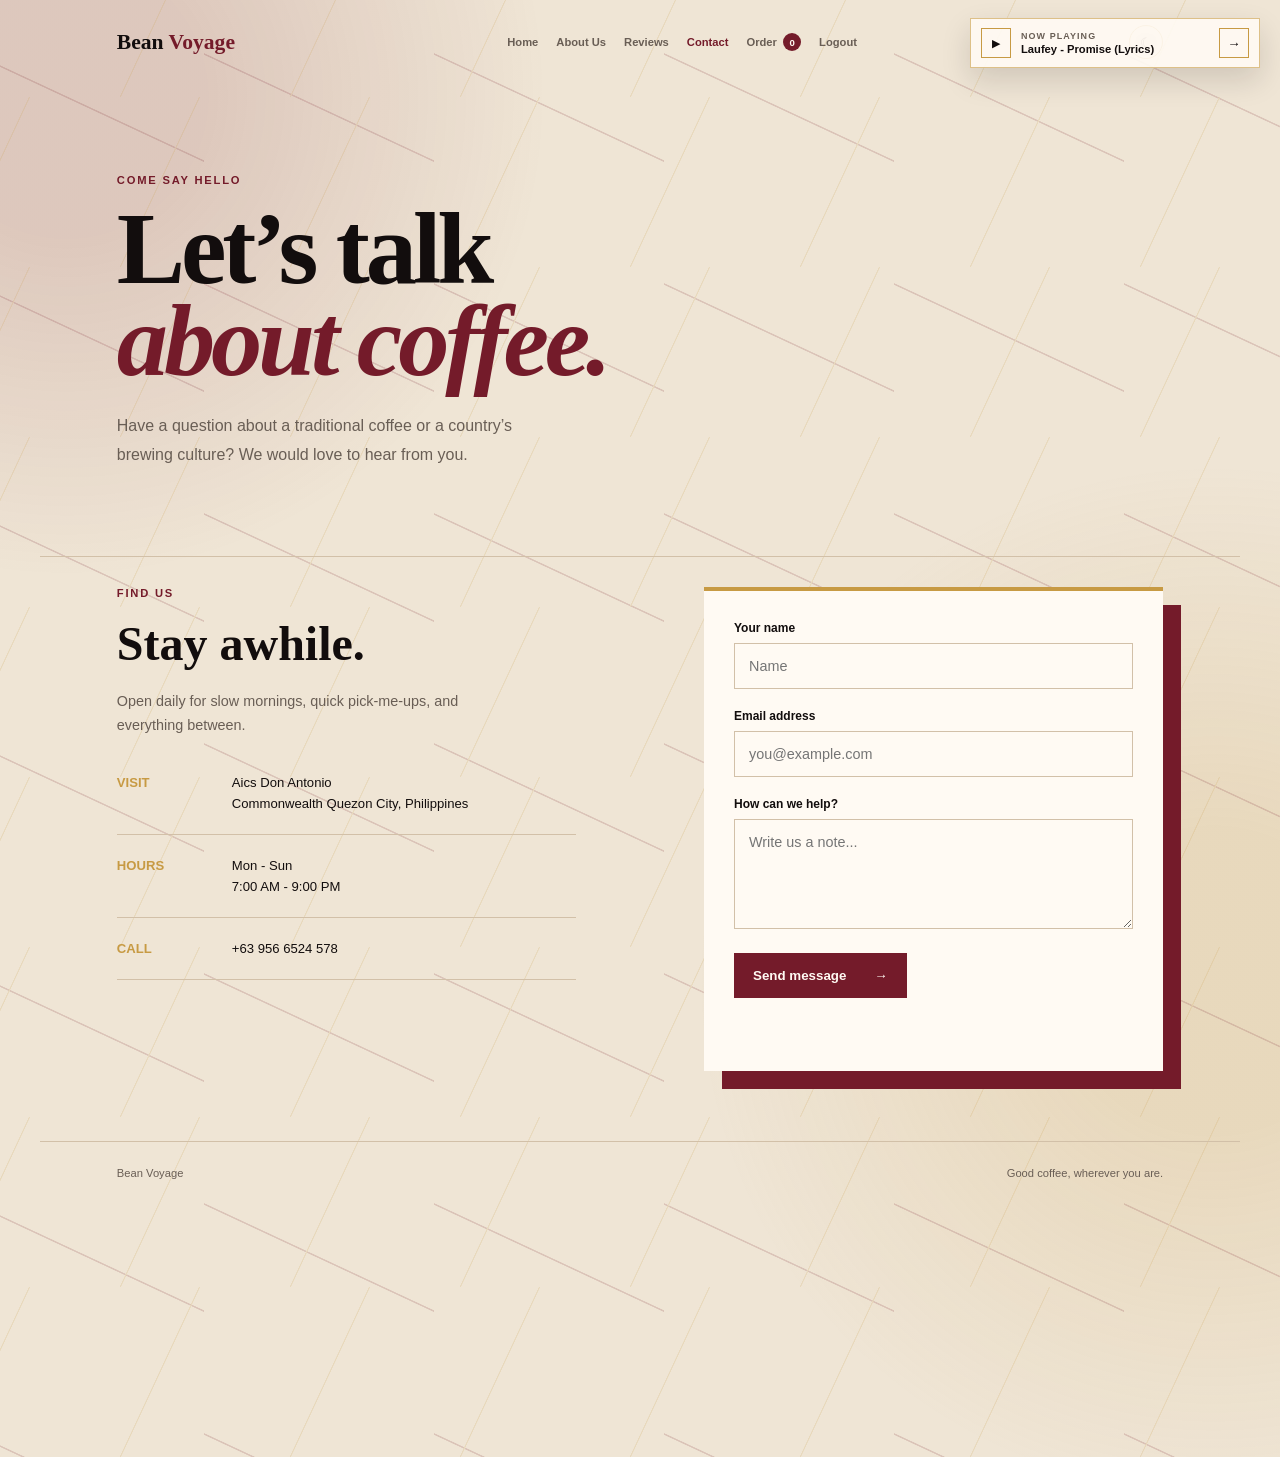
<file: Contact/index.html>
<!DOCTYPE html>
<html lang="en">
<head>
  <meta charset="UTF-8">
  <meta name="viewport" content="width=device-width, initial-scale=1.0">
  <title>Contact | Bean Voyage</title>
  <link rel="stylesheet" href="style.css">
  <link rel="stylesheet" href="../Music/music.css">
  <style>.contact-hero{animation:section-rise .8s both}.contact-form{box-shadow:18px 18px 0 var(--maroon);animation:section-rise .8s .15s both}.detail{transition:padding-left .3s,border-color .3s}.detail:hover{padding-left:10px;border-color:var(--gold)}@keyframes section-rise{from{opacity:0;transform:translateY(20px)}to{opacity:1;transform:none}}</style>
</head>
<body>
  <style>body.dark{--paper:#201719;--ink:#fffaf3}</style>
  <header class="site-header">
    <a class="logo" href="../HomeInterface/index2.html">Bean <span>Voyage</span></a>
    <nav aria-label="Main navigation">
      <a href="../HomeInterface/index2.html">Home</a><a href="../AboutUs/index4.html">About Us</a><a href="../Feedback/index3.html">Reviews</a><a class="active" href="index.html">Contact</a><a href="../Order/index.html">Order <b id="cartCount">0</b></a><a href="../LoginInterface/index.html">Logout</a>
    </nav>
    <button class="theme-toggle" type="button" aria-label="Toggle dark mode">☾</button>
  </header>
  <main>
    <section class="contact-hero"><p class="eyebrow">Come say hello</p><h1>Let’s talk<br><em>about coffee.</em></h1><p>Have a question about a traditional coffee or a country’s brewing culture? We would love to hear from you.</p></section>
    <section class="contact-layout">
      <div class="contact-details"><p class="eyebrow">Find us</p><h2>Stay awhile.</h2><p>Open daily for slow mornings, quick pick-me-ups, and everything between.</p><div class="detail"><strong>Visit</strong><span>Aics Don Antonio<br>Commonwealth Quezon City, Philippines</span></div><div class="detail"><strong>Hours</strong><span>Mon - Sun<br>7:00 AM - 9:00 PM</span></div><div class="detail"><strong>Call</strong><span>+63 956 6524 578</span></div></div>
      <form class="contact-form" id="contactForm"><label for="name">Your name</label><input id="name" required placeholder="Name"><label for="email">Email address</label><input id="email" type="email" required placeholder="you@example.com"><label for="message">How can we help?</label><textarea id="message" rows="5" required placeholder="Write us a note..."></textarea><button class="button" type="submit">Send message <span>→</span></button><p id="contactStatus" role="status"></p></form>
    </section>
  </main>
  <footer><span>Bean Voyage</span><span>Good coffee, wherever you are.</span></footer>
  <script src="script.js"></script>
  <script src="../Music/music.js"></script>
</body>
</html>
</file>
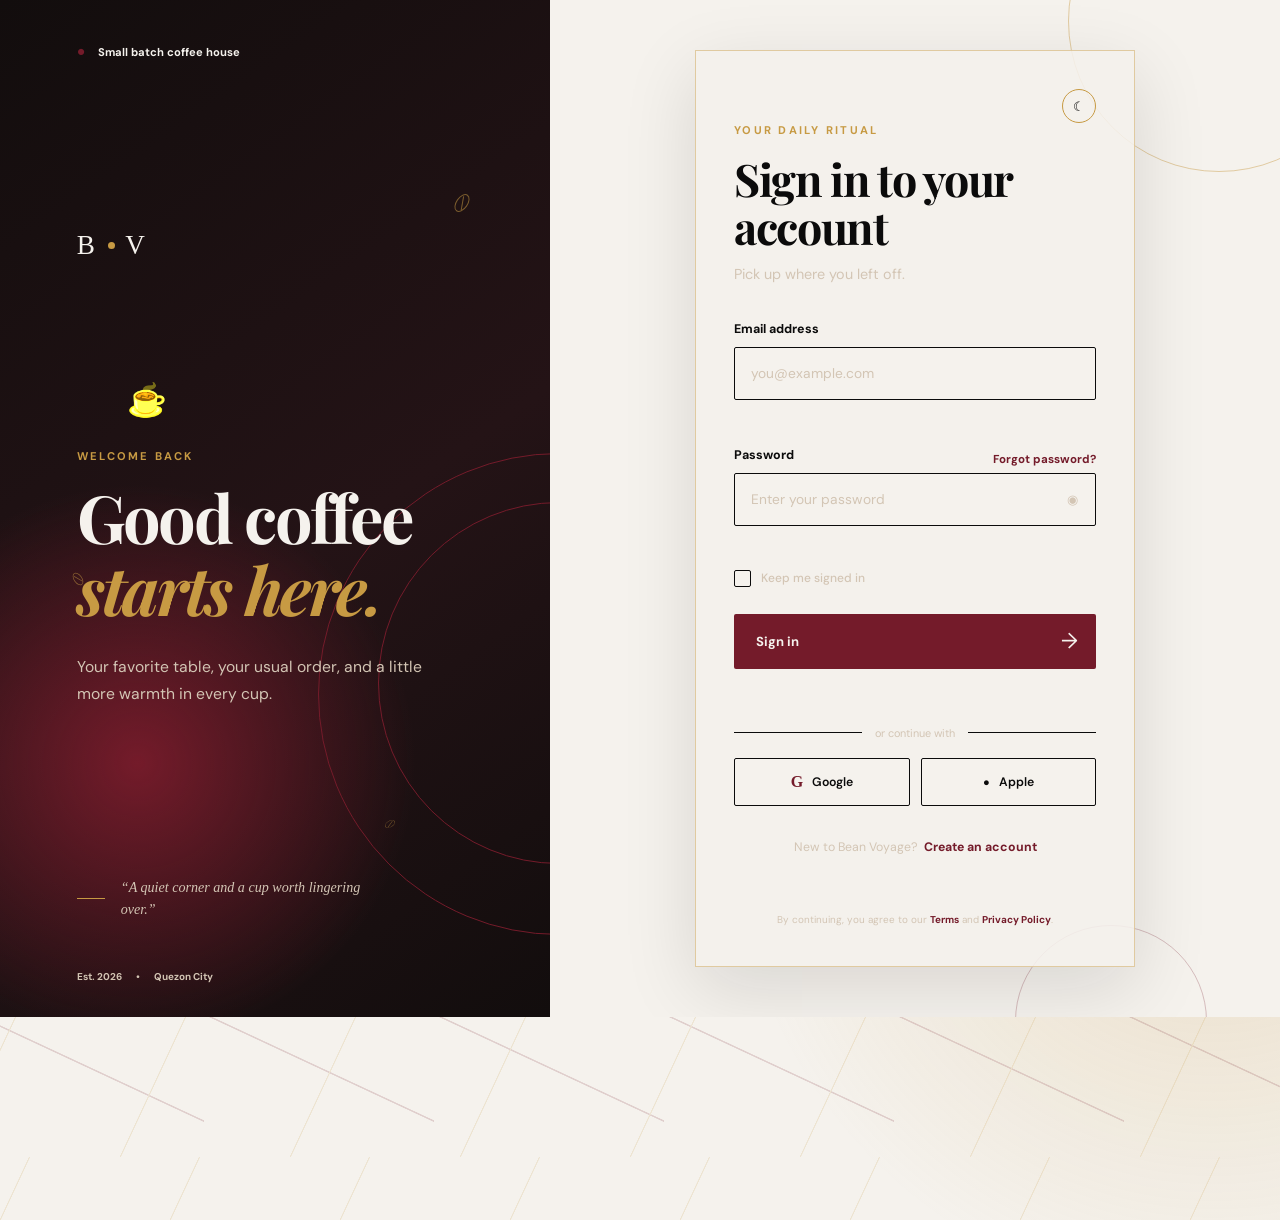
<file: LoginInterface/index.html>
<!DOCTYPE html>
<html lang="en">
<head>
  <!-- Basic page information and responsive settings. -->
  <meta charset="UTF-8">
  <meta name="viewport" content="width=device-width, initial-scale=1.0">
  <meta name="description" content="Sign in to your Bean Voyage coffee account.">
  <title>Sign In | Bean Voyage</title>
  <link rel="preconnect" href="https://fonts.googleapis.com">
  <link rel="preconnect" href="https://fonts.gstatic.com" crossorigin>
  <link href="https://fonts.googleapis.com/css2?family=DM+Sans:wght@400;500;600;700&family=Playfair+Display:wght@600;700&display=swap" rel="stylesheet">
  <!-- Connects the page to the external CSS file. -->
  <link rel="stylesheet" href="style.css">
  <link rel="stylesheet" href="../Music/music.css">
</head>
<body>
  <!-- Main wrapper for the branding area and login form. -->
  <main class="login-page">
    <!-- Left panel that shows the coffee shop branding. -->
    <section class="brand-panel" aria-label="Bean Voyage Coffee">
      <span class="ambient-bean ambient-bean--one" aria-hidden="true"></span><span class="ambient-bean ambient-bean--two" aria-hidden="true"></span><span class="ambient-bean ambient-bean--three" aria-hidden="true"></span>
      <div class="brand-panel__topline"><span class="bean-icon" aria-hidden="true">●</span> Small batch coffee house</div>
      <div class="brand-panel__content">
        <div class="brand-mark" aria-hidden="true"><span>B</span><i></i><span>V</span></div>
        <div class="coffee-steam" aria-hidden="true"><i></i><i></i><i></i><span class="cup">☕</span></div>
        <p class="eyebrow">Welcome back</p>
        <h1>Good coffee<br><em>starts here.</em></h1>
        <p class="brand-panel__copy">Your favorite table, your usual order, and a little more warmth in every cup.</p>
      </div>
      <div class="quote">
        <span class="quote__line"></span>
        <p>“A quiet corner and a cup worth lingering over.”</p>
      </div>
      <div class="brand-panel__footer"><span>Est. 2026</span><span>•</span><span>Quezon City</span></div>
    </section>

    <!-- Right panel that contains the login controls. -->
    <section class="form-panel">
      <div class="form-wrap">
        <button class="theme-toggle" type="button" aria-label="Toggle dark mode">☾</button>
        <div class="mobile-logo"><span class="bean-icon" aria-hidden="true">●</span> Bean Voyage</div>
        <div class="form-heading">
          <p class="eyebrow">Your daily ritual</p>
          <h2>Sign in to your account</h2>
          <p>Pick up where you left off.</p>
        </div>

        <!-- novalidate lets JavaScript display the custom validation messages. -->
        <form id="loginForm" novalidate>
          <!-- Email input and its error message. -->
          <div class="field-group">
            <label for="email">Email address</label>
            <input type="email" id="email" name="email" placeholder="you@example.com" autocomplete="email" required>
            <span class="field-error" id="emailError" role="alert"></span>
          </div>

          <!-- Password input, show-password button, and its error message. -->
          <div class="field-group">
            <div class="label-row">
              <label for="password">Password</label>
              <a href="#" id="forgotPassword">Forgot password?</a>
            </div>
            <div class="password-wrap">
              <input type="password" id="password" name="password" placeholder="Enter your password" autocomplete="current-password" minlength="6" required>
              <button class="icon-button" type="button" id="togglePassword" aria-label="Show password" title="Show password">◉</button>
            </div>
            <span class="field-error" id="passwordError" role="alert"></span>
          </div>

          <!-- Optional setting that lets the user stay signed in. -->
          <label class="remember-row">
            <input type="checkbox" id="rememberMe" name="rememberMe">
            <span class="checkmark" aria-hidden="true"></span>
            <span>Keep me signed in</span>
          </label>

          <!-- Main login button and status message. -->
          <button class="submit-button" type="submit">
            <span>Sign in</span><span class="arrow" aria-hidden="true">→</span>
          </button>
          <p class="form-status" id="formStatus" role="status" aria-live="polite"></p>
        </form>

        <!-- Alternative sign-in buttons. -->
        <div class="divider"><span>or continue with</span></div>
        <div class="social-buttons">
          <button class="social-button" type="button" data-provider="Google"><strong>G</strong><span>Google</span></button>
          <button class="social-button" type="button" data-provider="Apple"><strong class="apple-icon">●</strong><span>Apple</span></button>
        </div>
        <p class="signup-text">New to Bean Voyage? <a href="#" id="createAccount">Create an account</a></p>
        <p class="legal">By continuing, you agree to our <a href="#">Terms</a> and <a href="#">Privacy Policy</a>.</p>
      </div>
    </section>
  </main>
  <!-- Loads the JavaScript after the page elements are available. -->
  <script src="script.js"></script>
 
</body>
</html>
</file>
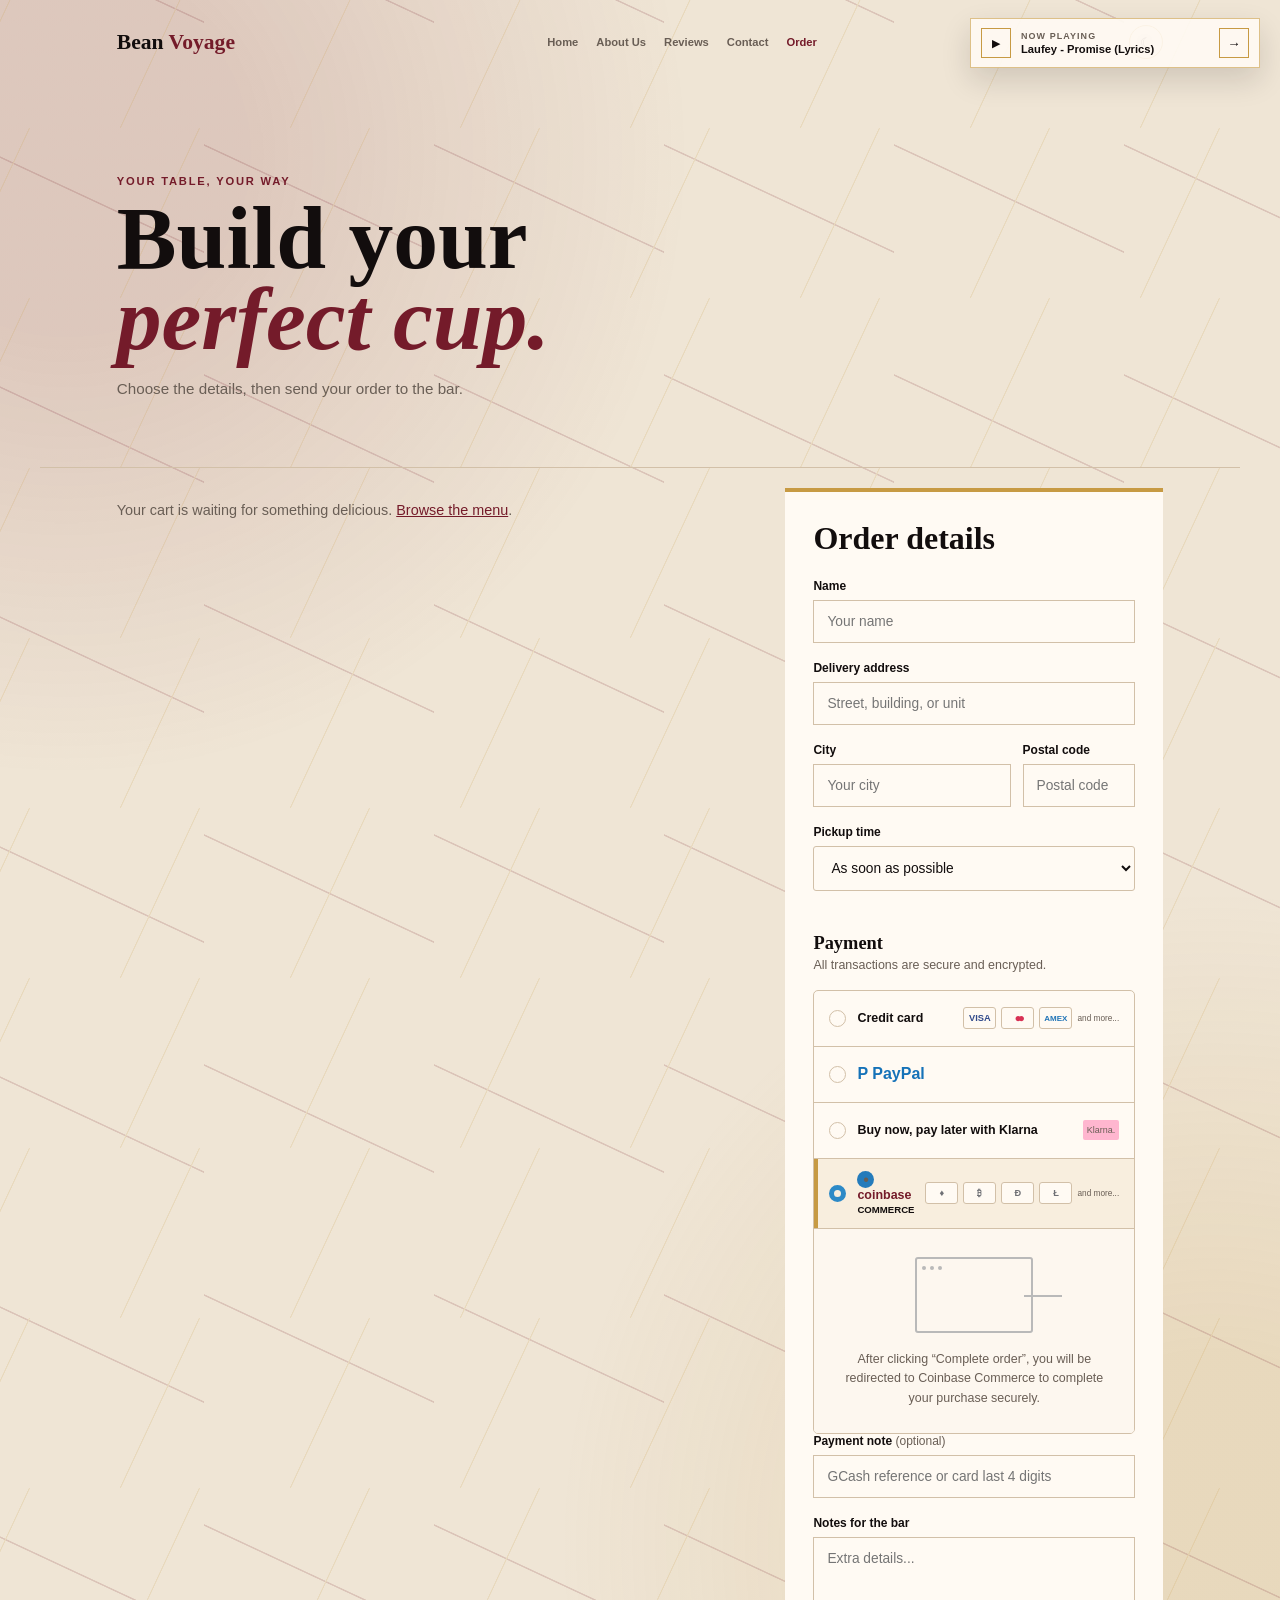
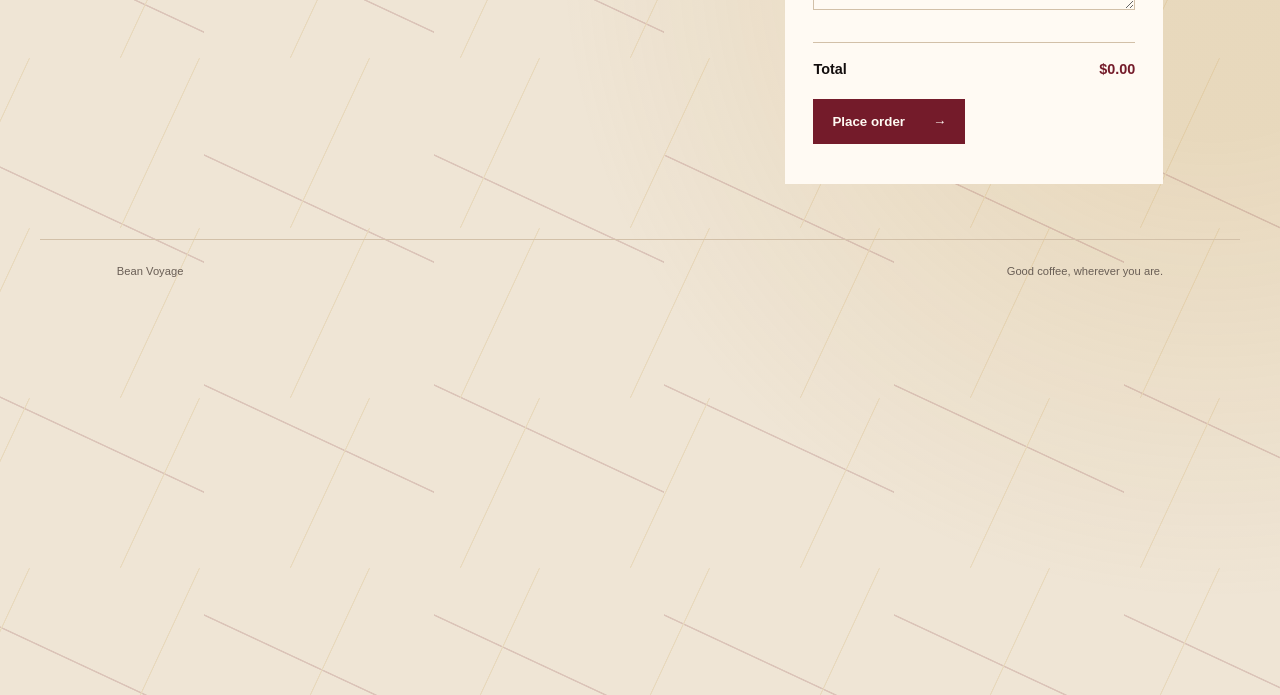
<file: Order/index.html>
<!DOCTYPE html>
<html lang="en">
<head>
  <meta charset="UTF-8">
  <meta name="viewport" content="width=device-width, initial-scale=1.0">
  <title>Order | Bean Voyage</title>
  <link rel="stylesheet" href="style.css">
  <link rel="stylesheet" href="../Music/music.css">
  <style>
    html { scroll-behavior: smooth; }
    .music-player { top: 18px !important; right: 20px !important; bottom: auto !important; }
    body.dark { color: #fffaf3; background: #171113; }
    body.dark .order-heading, body.dark .order-layout { color: #fffaf3; }
    body.dark .order-heading > p:last-child, body.dark .order-item p, body.dark .empty, body.dark footer { color: #d3c5b4; }
    body.dark h1, body.dark h2, body.dark h3, body.dark label, body.dark .order-item strong, body.dark .total { color: #fffaf3; }
    body.dark .checkout { color: #fffaf3; background: #201719; border-color: #c79a43; }
    body.dark input, body.dark select, body.dark textarea { color: #fffaf3; background: #2a1d1f; border-color: #594347; }
    body.dark input::placeholder, body.dark textarea::placeholder { color: #b9a9a0; }
    body.dark select option { color: #241815; background: #fffaf3; }
    body.dark .payment-methods { color: #fffaf3; background: #2a1d1f; border-color: #594347; }
    body.dark .payment-option { color: #fffaf3; border-color: #594347; }
    body.dark .payment-option:hover { background: #38282a; }
    body.dark .payment-option.is-selected { background: #402b28; }
    body.dark .payment-option--coinbase strong small { color: #d3c5b4; }
    body.dark .coinbase-message { background: #24191b; border-color: #594347; }
    body.dark .payment-brands b { background: #fffaf3; }
    body.dark .music-player { color: #fffaf3; background: #201719; }
    body.dark .music-info strong, body.dark .music-player button { color: #fffaf3; }
    body { animation: page-enter 180ms cubic-bezier(.22,1,.36,1) both; }
    body.is-leaving { animation: none; }
    .order-heading { animation: section-rise .2s both; }
    .checkout { animation: section-rise .2s both; }
    .order-item { transition: padding-left .2s, border-color .2s; }
    .order-item:hover { padding-left: 6px; border-color: var(--gold); }
    .address-row { display: grid; grid-template-columns: 1.4fr .8fr; gap: 12px; }
    .checkout label span { color: var(--muted); font-weight: normal; }
    .checkout select { cursor: pointer; }
    @media (max-width: 700px) { .address-row { grid-template-columns: 1fr; } .music-player { top: 12px !important; right: 12px !important; bottom: auto !important; } }
    @keyframes page-enter { from { opacity: 0; transform: translateY(4px); } to { opacity: 1; transform: none; } }
    @keyframes section-rise { from { opacity: 0; transform: translateY(5px); } to { opacity: 1; transform: none; } }
  </style>
</head>
<body>
  <style>body.dark { --paper: #201719; --ink: #fffaf3; }</style>
  <header class="site-header">
    <a class="logo" href="../HomeInterface/index2.html">Bean <span>Voyage</span></a>
    <nav aria-label="Main navigation">
      <a href="../HomeInterface/index2.html">Home</a>
      <a href="../AboutUs/index4.html">About Us</a>
      <a href="../Feedback/index3.html">Reviews</a>
      <a href="../Contact/index.html">Contact</a>
      <a class="active" href="index.html">Order</a>
    </nav>
    <button class="theme-toggle" type="button" aria-label="Toggle dark mode">☾</button>
  </header>

  <main>
    <section class="order-heading">
      <p class="eyebrow">Your table, your way</p>
      <h1>Build your<br><em>perfect cup.</em></h1>
      <p>Choose the details, then send your order to the bar.</p>
    </section>
    <section class="order-layout">
      <div>
        <div id="orderItems"></div>
        <p class="empty" id="emptyMessage">Your cart is waiting for something delicious. <a href="../HomeInterface/index2.html">Browse the menu</a>.</p>
      </div>
      <form class="checkout" id="checkoutForm">
        <h2>Order details</h2>
        <label for="customerName">Name</label>
        <input id="customerName" required placeholder="Your name">
        <label for="address">Delivery address</label>
        <input id="address" required autocomplete="street-address" placeholder="Street, building, or unit">
        <div class="address-row">
          <div><label for="city">City</label><input id="city" required autocomplete="address-level2" placeholder="Your city"></div>
          <div><label for="postalCode">Postal code</label><input id="postalCode" required autocomplete="postal-code" inputmode="numeric" placeholder="Postal code"></div>
        </div>
        <label for="pickup">Pickup time</label>
        <select id="pickup"><option>As soon as possible</option><option>In 15 minutes</option><option>In 30 minutes</option></select>

        <div class="payment-heading">
          <h3>Payment</h3>
          <p>All transactions are secure and encrypted.</p>
        </div>
        <input class="payment-value" id="paymentMethod" type="hidden" value="Coinbase Commerce" required>
        <div class="payment-methods" role="radiogroup" aria-label="Payment method">
          <label class="payment-option">
            <input type="radio" name="paymentChoice" value="Credit card">
            <span class="payment-radio" aria-hidden="true"></span>
            <strong>Credit card</strong>
            <span class="payment-brands"><b>VISA</b><b class="brand-mastercard">●●</b><b class="brand-amex">AMEX</b><small>and more...</small></span>
          </label>
          <label class="payment-option">
            <input type="radio" name="paymentChoice" value="PayPal">
            <span class="payment-radio" aria-hidden="true"></span>
            <strong class="paypal-label">P PayPal</strong>
          </label>
          <label class="payment-option">
            <input type="radio" name="paymentChoice" value="Klarna">
            <span class="payment-radio" aria-hidden="true"></span>
            <strong>Buy now, pay later with Klarna</strong>
            <span class="klarna-badge">Klarna.</span>
          </label>
          <label class="payment-option payment-option--coinbase is-selected">
            <input type="radio" name="paymentChoice" value="Coinbase Commerce" checked>
            <span class="payment-radio" aria-hidden="true"></span>
            <strong><span class="coinbase-dot">•</span> coinbase <small>COMMERCE</small></strong>
            <span class="payment-brands crypto-brands"><b>♦</b><b>₿</b><b>Ð</b><b>Ł</b><small>and more...</small></span>
          </label>
          <div class="coinbase-message" aria-live="polite">
            <div class="browser-arrow" aria-hidden="true"></div>
            <p>After clicking “Complete order”, you will be redirected to Coinbase Commerce to complete your purchase securely.</p>
          </div>
        </div>

        <label for="paymentReference">Payment note <span>(optional)</span></label>
        <input id="paymentReference" placeholder="GCash reference or card last 4 digits">
        <label for="notes">Notes for the bar</label>
        <textarea id="notes" rows="3" placeholder="Extra details..."></textarea>
        <div class="total"><span>Total</span><strong id="totalAmount">$0.00</strong></div>
        <button class="button" type="submit">Place order <span>→</span></button>
        <p id="orderStatus" role="status"></p>
      </form>
    </section>
  </main>
  <footer><span>Bean Voyage</span><span>Good coffee, wherever you are.</span></footer>
  <script src="script.js"></script>
</body>
</html>
</file>
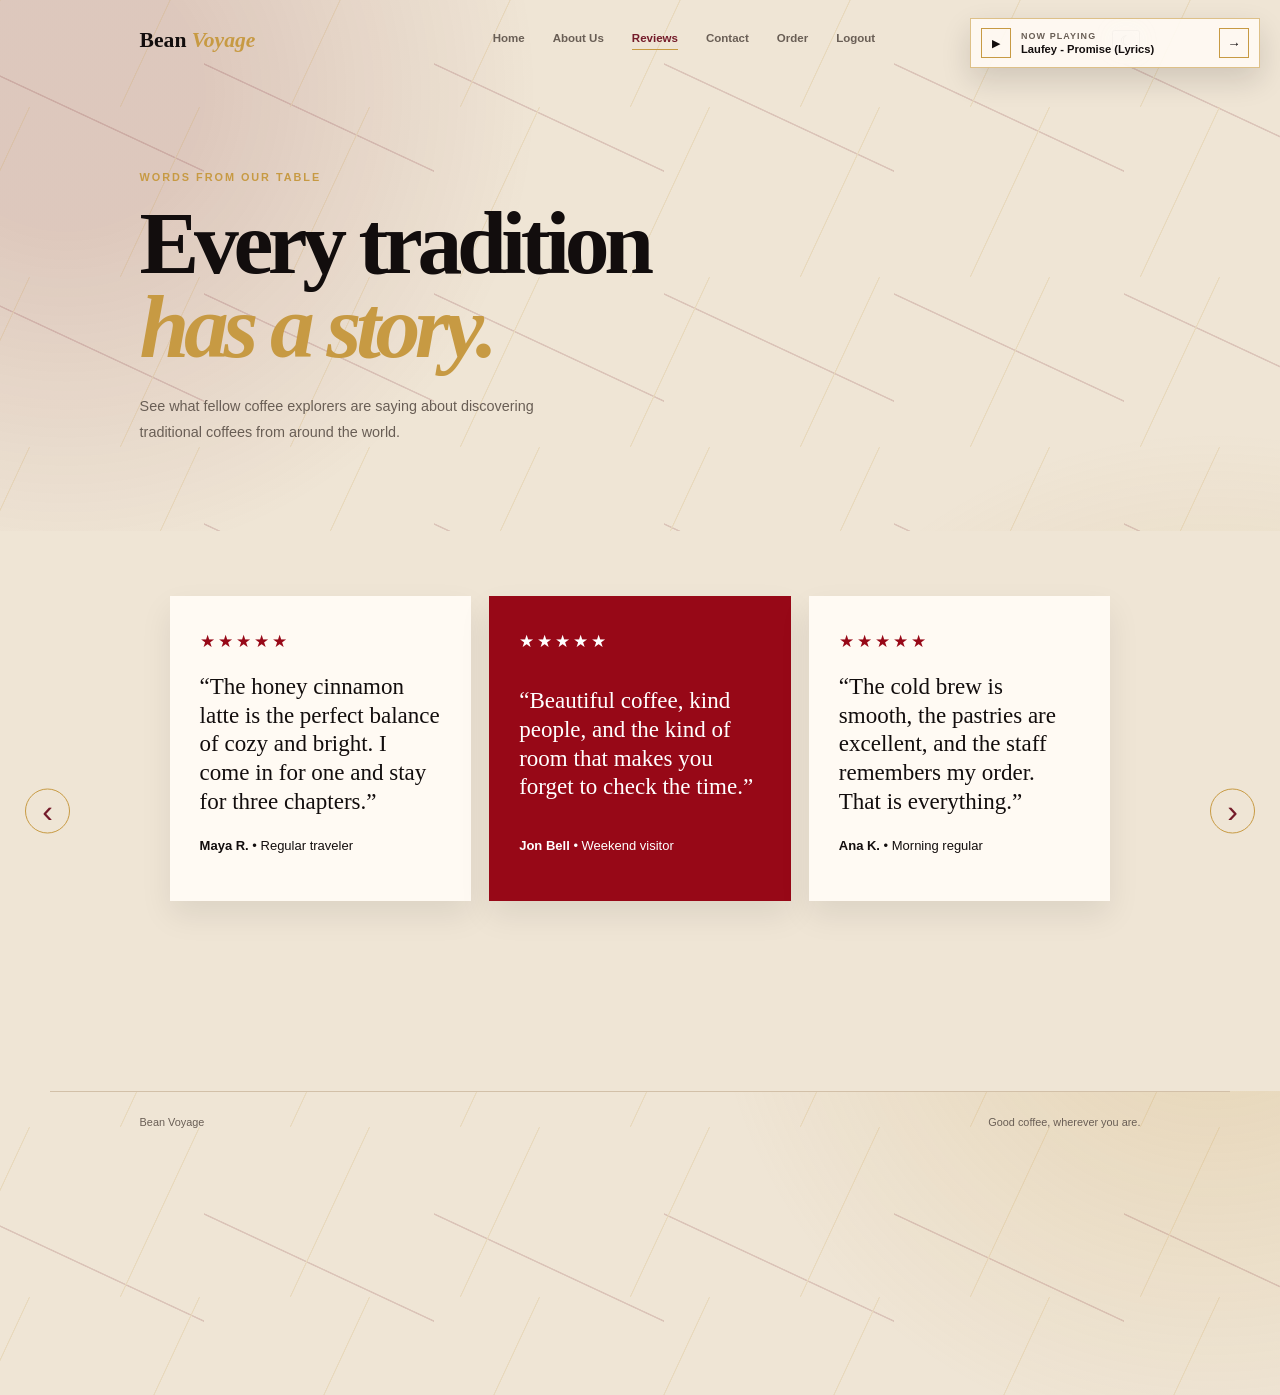
<file: Feedback/index3.html>
<!DOCTYPE html>
<html lang="en">
<head>
    <!-- Page setup and local stylesheet. -->
    <meta charset="UTF-8">
    <meta name="viewport" content="width=device-width, initial-scale=1.0">
    <title>Reviews | Bean Voyage</title>
    <link rel="stylesheet" href="style.css">
    <link rel="stylesheet" href="../Music/music.css">
</head>
<body>
    <!-- Shared navigation connects all pages in the website. -->
    <header class="site-header">
        <a class="logo" href="../HomeInterface/index2.html">Bean <span>Voyage</span></a>
        <nav aria-label="Main navigation">
            <a href="../HomeInterface/index2.html">Home</a>
            <a href="../AboutUs/index4.html">About Us</a>
            <a class="active" href="index3.html">Reviews</a>
            <a href="../Contact/index.html">Contact</a>
            <a href="../Order/index.html">Order</a>
            <a href="../LoginInterface/index.html">Logout</a>
        </nav>
        <button class="theme-toggle" type="button" aria-label="Toggle dark mode">☾</button>
    </header>
    <main>
        <!-- Customer feedback section. -->
        <section class="reviews-hero"><p class="eyebrow">Words from our table</p><h1>Every tradition<br><em>has a story.</em></h1><p>See what fellow coffee explorers are saying about discovering traditional coffees from around the world.</p></section>
        
    <section class="reviews-section">

    <button class="review-arrow left-arrow" id="prevReview">
        ‹
    </button>

    <div class="reviews-grid" id="reviewsGrid">

        <!-- Review 1 -->
        <div class="review">
            <div class="review-stars">★★★★★</div>

            <p class="review-text">
                “The honey cinnamon latte is the perfect balance of
                cozy and bright. I come in for one and stay for three
                chapters.”
            </p>

            <p class="review-author">
                <strong>Maya R.</strong> • Regular traveler
            </p>
        </div>

        <!-- Review 2 -->
        <div class="review featured-review">
            <div class="review-stars">★★★★★</div>

            <p class="review-text">
                “Beautiful coffee, kind people, and the kind of room
                that makes you forget to check the time.”
            </p>

            <p class="review-author">
                <strong>Jon Bell</strong> • Weekend visitor
            </p>
        </div>

        <!-- Review 3 -->
        <div class="review">
            <div class="review-stars">★★★★★</div>

            <p class="review-text">
                “The cold brew is smooth, the pastries are excellent,
                and the staff remembers my order. That is everything.”
            </p>

            <p class="review-author">
                <strong>Ana K.</strong> • Morning regular
            </p>
        </div>

        <!-- Review 4 -->
        <div class="review">
            <div class="review-stars">★★★★★</div>

            <p class="review-text">
                “Such a relaxing place to enjoy coffee. The atmosphere
                makes every visit feel special.”
            </p>

            <p class="review-author">
                <strong>Sofia L.</strong> • Afternoon visitor
            </p>
        </div>

        <!-- Review 5 -->
        <div class="review">
            <div class="review-stars">★★★★★</div>

            <p class="review-text">
                “The staff is friendly, the coffee is delicious, and
                I always leave wanting to come back.”
            </p>

            <p class="review-author">
                <strong>Daniel P.</strong> • Coffee lover
            </p>
        </div>

    </div>

    <button class="review-arrow right-arrow" id="nextReview">
        ›
    </button>

</section>

    </main>
    <footer><span>Bean Voyage</span><span>Good coffee, wherever you are.</span></footer>
    <script src="script.js"></script>
    <script src="../Music/music.js"></script>
</body>
</html>
</file>
<file: Contact/style.css>
body{position:relative;isolation:isolate;overflow-x:hidden}
body::before,body::after{position:fixed;z-index:-1;inset:-20%;content:"";pointer-events:none}body::before{background:radial-gradient(circle at 18% 20%,color-mix(in srgb,var(--maroon) 14%,transparent) 0 7%,transparent 24%),radial-gradient(circle at 82% 72%,color-mix(in srgb,var(--gold) 16%,transparent) 0 8%,transparent 27%);animation:ambient-drift 18s ease-in-out infinite alternate}body::after{opacity:.16;background-image:linear-gradient(115deg,transparent 0 46%,var(--gold) 46.2% 46.5%,transparent 46.7% 100%),linear-gradient(25deg,transparent 0 48%,var(--maroon) 48.2% 48.5%,transparent 48.7% 100%);background-size:170px 170px,230px 230px;animation:ambient-grid 24s linear infinite}@keyframes ambient-drift{0%{transform:translate3d(-3%,-2%,0) scale(1)}50%{transform:translate3d(2%,3%,0) scale(1.08)}100%{transform:translate3d(5%,-1%,0) scale(1.02)}}@keyframes ambient-grid{from{transform:rotate(0) translate3d(0,0,0)}to{transform:rotate(8deg) translate3d(4%,2%,0)}}
:root { --black:#120d0d; --maroon:#741b2a; --gold:#c79a43; --white:#fffaf3; --cream:#efe5d5; --muted:#695e55; --line:#d2c0a8; }
* { box-sizing:border-box; } body { margin:0; color:var(--black); background:var(--cream); font-family:Georgia,serif; transition:background .35s,color .35s; animation:page-enter 650ms cubic-bezier(.22,1,.36,1) both; } body.dark { --black:#fffaf3; --white:#201719; --cream:#171113; --muted:#d3c5b4; --line:#49383a; } body.is-leaving { animation:page-leave 280ms ease both; pointer-events:none; } @keyframes page-enter { from{opacity:0;transform:translateY(12px)} to{opacity:1;transform:none} } @keyframes page-leave { from{opacity:1} to{opacity:0;transform:translateY(-10px)} }
.site-header { display:flex; align-items:center; justify-content:space-between; gap:24px; max-width:1200px; margin:auto; padding:25px 6vw; } .logo { color:var(--black); font-size:1.35rem; font-weight:bold; text-decoration:none; } .logo span, em, .eyebrow { color:var(--maroon); } nav { display:flex; flex-wrap:wrap; gap:18px; align-items:center; } nav a { color:var(--muted); font:700 .7rem Arial,sans-serif; text-decoration:none; transition:color .25s; } nav a:hover, nav a.active { color:var(--maroon); } nav b { display:inline-grid; place-items:center; min-width:18px; height:18px; margin-left:3px; border-radius:50%; color:var(--white); background:var(--maroon); font-size:.6rem; } .theme-toggle { border:1px solid var(--gold); border-radius:50%; width:34px; height:34px; color:var(--black); background:transparent; cursor:pointer; }
body.dark nav a:hover, body.dark nav a.active, body.dark .contact-hero .eyebrow, body.dark #contactStatus { color:var(--gold); }
.contact-hero,.contact-layout { max-width:1200px; margin:auto; padding:90px 6vw 70px; } .eyebrow { margin:0 0 17px; font:700 .7rem Arial,sans-serif; letter-spacing:.16em; text-transform:uppercase; } h1 { margin:0 0 25px; font-size:clamp(3.4rem,8vw,7rem); line-height:.9; letter-spacing:-.04em; } em { font-style:italic; } .contact-hero>p:last-child { max-width:450px; color:var(--muted); font:1rem/1.8 Arial,sans-serif; } .contact-layout { display:grid; grid-template-columns:1fr 1fr; gap:10vw; padding-top:30px; border-top:1px solid var(--line); } h2 { font-size:3rem; margin:0 0 18px; } .contact-details>p:not(.eyebrow) { max-width:360px; color:var(--muted); font: .9rem/1.7 Arial,sans-serif; } .detail { display:flex; gap:45px; padding:20px 0; border-bottom:1px solid var(--line); font: .82rem/1.6 Arial,sans-serif; } .detail strong { width:70px; color:var(--gold); text-transform:uppercase; } .contact-form { padding:30px; background:var(--white); border-top:4px solid var(--gold); } label { display:block; margin:0 0 8px; font:700 .75rem Arial,sans-serif; } input,textarea { width:100%; margin:0 0 20px; padding:14px; border:1px solid var(--line); color:var(--black); background:transparent; font: .9rem Arial,sans-serif; } input:focus,textarea:focus { outline:2px solid var(--gold); } .button { display:inline-flex; gap:28px; align-items:center; border:0; padding:15px 19px; color:#fffaf3; background:var(--maroon); font-weight:bold; cursor:pointer; transition:transform .25s,background .25s; } .button:hover { background:var(--black); transform:translateY(-3px); } #contactStatus { min-height:18px; color:var(--maroon); font: .78rem Arial,sans-serif; } footer { display:flex; justify-content:space-between; max-width:1200px; margin:auto; padding:25px 6vw 35px; border-top:1px solid var(--line); color:var(--muted); font: .7rem Arial,sans-serif; } @media(max-width:700px){.site-header{align-items:flex-start;flex-wrap:wrap}.contact-hero{padding-top:45px}.contact-layout{grid-template-columns:1fr;gap:35px}.detail{gap:20px}footer{flex-direction:column;gap:10px}}
</file>
<file: Music/music.css>
.music-player {
  position: fixed;
  z-index: 20;
  top: 18px;
  right: 20px;
  display: flex;
  align-items: center;
  gap: 10px;
  width: min(290px, calc(100vw - 40px));
  padding: 9px 10px;
  border: 1px solid color-mix(in srgb, var(--copper, #c79a43) 60%, transparent);
  color: var(--ink, #120d0d);
  background: color-mix(in srgb, var(--paper, #fffaf3) 92%, transparent);
  box-shadow: 0 12px 30px rgba(18, 13, 13, .14);
  backdrop-filter: blur(12px);
}
.music-player button {
  flex: none;
  width: 30px;
  height: 30px;
  border: 1px solid var(--copper, #c79a43);
  color: var(--ink, #120d0d);
  background: transparent;
  cursor: pointer;
  transition: color .25s, background .25s, transform .25s;
}
.music-player button:hover { color: var(--light, #fffaf3); background: var(--coffee, #741b2a); transform: translateY(-2px); }
.music-toggle { font-size: .7rem; }
.music-info { display: grid; min-width: 0; gap: 2px; flex: 1; }
.music-label { color: var(--muted, #695e55); font: 700 .56rem Arial, sans-serif; letter-spacing: .12em; text-transform: uppercase; }
.music-info strong { overflow: hidden; color: var(--ink, #120d0d); font: 700 .7rem Arial, sans-serif; text-overflow: ellipsis; white-space: nowrap; }
.music-player audio { display: none; }
.music-player.is-playing { border-color: var(--coffee, #741b2a); }
@media (max-width: 700px) { .music-player { top: 12px; right: 12px; width: 236px; } }
@media (prefers-reduced-motion: reduce) { .music-player button { transition-duration: .01ms; } }
</file>
<file: LoginInterface/style.css>
* {
  box-sizing: border-box;
}

:root {
  --espresso: #0b0b0b;
  --coffee: #741b2a;
  --copper: #c79a43;
  --cream: #f5f2ed;
  --paper: #f5f2ed;
  --muted: #d3c5b4;
  --line: #0b0b0b;
  --error: #8b0d1a;
  --light: #f5f2ed;
}

/* Pangunahing kulay at typography ng buong page. */
body::before,body::after { position:fixed; z-index:-1; inset:-20%; content:""; pointer-events:none; }
body::before { background:radial-gradient(circle at 18% 20%, color-mix(in srgb,var(--coffee) 14%,transparent) 0 7%,transparent 24%),radial-gradient(circle at 82% 72%, color-mix(in srgb,var(--copper) 16%,transparent) 0 8%,transparent 27%); animation:ambient-drift 18s ease-in-out infinite alternate; }
body::after { opacity:.16; background-image:linear-gradient(115deg,transparent 0 46%,var(--copper) 46.2% 46.5%,transparent 46.7% 100%),linear-gradient(25deg,transparent 0 48%,var(--coffee) 48.2% 48.5%,transparent 48.7% 100%); background-size:170px 170px,230px 230px; animation:ambient-grid 24s linear infinite; }
@keyframes ambient-drift { 0% { transform:translate3d(-3%,-2%,0) scale(1); } 50% { transform:translate3d(2%,3%,0) scale(1.08); } 100% { transform:translate3d(5%,-1%,0) scale(1.02); } }
@keyframes ambient-grid { from { transform:rotate(0) translate3d(0,0,0); } to { transform:rotate(8deg) translate3d(4%,2%,0); } }
body { position:relative; isolation:isolate; overflow-x:hidden; }
body {
  margin: 0;
  min-width: 320px;
  color: var(--espresso);
  background-color: var(--cream);
  font-family: "DM Sans", sans-serif;
  animation: page-enter 650ms cubic-bezier(.22,1,.36,1) both;
}
body.dark { --espresso:#fffaf3; --cream:#171113; --paper:#201719; --muted:#d3c5b4; --line:#49383a; --light:#fffaf3; --error:#f08a8f; }
body.dark a,
body.dark .form-status,
body.dark .social-button strong,
body.dark .mobile-logo,
body.dark .icon-button:hover { color: var(--copper); }
.theme-toggle { display:block; margin-left:auto; border:1px solid var(--copper); border-radius:50%; width:34px; height:34px; color:var(--espresso); background:transparent; cursor:pointer; }
html { scroll-behavior:smooth; }
body.is-leaving { animation:page-leave 280ms ease both; pointer-events:none; }
@keyframes page-enter { from { opacity:0; transform:translateY(12px); } to { opacity:1; transform:none; } }
@keyframes page-leave { from { opacity:1; } to { opacity:0; transform:translateY(-10px); } }
@media (prefers-reduced-motion: reduce) { *, *::before, *::after { animation-duration:0.01ms !important; transition-duration:0.01ms !important; scroll-behavior:auto !important; } }

/* Dalawang-column layout sa desktop. */
.login-page {
  display: grid;
  grid-template-columns: minmax(390px, 43%) 1fr;
  min-height: 100vh;
}

/* Dark branding panel sa kaliwang bahagi. */
.brand-panel {
  position: relative;
  display: flex;
  flex-direction: column;
  min-height: 100vh;
  padding: 42px clamp(42px, 6vw, 96px) 34px;
  overflow: hidden;
  color: var(--light);
  background: radial-gradient(circle at 25% 75%, #741b2a 0, transparent 32%), linear-gradient(145deg, #120d0d 0%, #241316 55%, #120d0d 100%);
  isolation: isolate;
}

.brand-panel::before,
.brand-panel::after {
  position: absolute;
  z-index: -1;
  content: "";
  border: 1px solid var(--coffee);
  border-radius: 50%;
}

/* Decorative circles that add depth to the branding panel. */
.brand-panel::before {
  width: 480px;
  height: 480px;
  right: -250px;
  bottom: 8%;
}

.brand-panel::after {
  width: 360px;
  height: 360px;
  right: -190px;
  bottom: 15%;
  animation: ring-drift 12s ease-in-out infinite alternate;
}
.ambient-bean { position:absolute; width:12px; height:20px; border:1px solid var(--copper); border-radius:50%; opacity:.55; transform:rotate(35deg); animation:bean-drift 8s ease-in-out infinite; } .ambient-bean::after { position:absolute; top:2px; left:5px; width:1px; height:14px; background:var(--copper); content:""; transform:rotate(-25deg); } .ambient-bean--one{top:19%;right:15%;animation-delay:-1s}.ambient-bean--two{top:56%;left:13%;animation-delay:-4s;transform:rotate(-35deg) scale(.7)}.ambient-bean--three{bottom:18%;right:28%;animation-delay:-6s;transform:rotate(60deg) scale(.55)}

.brand-panel__topline,
.brand-panel__footer,
.mobile-logo {
  font-size: 0.7rem;
  font-weight: 700;
}
  /* Shared styles for the logo, content, and text inside the left panel. */
  .bean-icon {
    color: var(--coffee);
    font-size: 0.9rem;
    margin-right: 9px;
  }

  .brand-panel__content {
    max-width: 440px;
    margin: auto 0;
  }

  .coffee-steam { position:relative; width:150px; height:86px; margin:0 0 28px 4px; color:var(--copper); }
  .coffee-steam i { position:absolute; bottom:25px; width:2px; height:48px; border-radius:50%; background:currentColor; opacity:0; animation:steam 3.2s ease-in-out infinite; }
  .coffee-steam i:nth-child(1) { left:38px; animation-delay:0s; } .coffee-steam i:nth-child(2) { left:66px; animation-delay:.8s; } .coffee-steam i:nth-child(3) { left:94px; animation-delay:1.6s; }
  .coffee-steam .cup { position:absolute; bottom:0; left:46px; font-size:2rem; filter:grayscale(1) sepia(1) saturate(4); }
  @keyframes steam { 0% { transform:translateY(18px) scaleX(1); opacity:0; } 35% { opacity:.8; } 100% { transform:translateY(-24px) scaleX(2.2); opacity:0; } }

  .brand-mark {
    display: flex;
    align-items: center;
    gap: 10px;
    margin-bottom: 74px;
    font-family: Georgia, serif;
    font-size: 1.7rem;
    letter-spacing: 0.12em;
    animation: mark-glow 4s ease-in-out infinite;
  }

  .brand-mark i {
    width: 7px;
    height: 7px;
    border-radius: 50%;
    background: var(--copper);
  }

  .eyebrow {
    margin: 0 0 18px;
    color: var(--copper);
    font-size: 0.7rem;
    font-weight: 700;
    letter-spacing: 0.2em;
    text-transform: uppercase;
  }

  h1,
  h2 {
    margin: 0;
    font-family: "Playfair Display", Georgia, serif;
    font-weight: 700;
    line-height: 1.08;
  }

  h1 {
    font-size: clamp(3.2rem, 5.2vw, 5.5rem);
    letter-spacing: -0.04em;
  }

  h1 em {
    color: var(--copper);
    font-style: italic;
  }

  .brand-panel__copy {
    max-width: 350px;
    margin: 28px 0 0;
    color: var(--muted);
    font-size: 0.98rem;
    line-height: 1.75;
  }

  .quote {
    display: flex;
    align-items: center;
    gap: 16px;
    max-width: 310px;
    margin-bottom: 50px;
    color: var(--muted);
    font-family: Georgia, serif;
    font-size: 0.88rem;
    font-style: italic;
    line-height: 1.5;
  }

  .quote p {
    margin: 0;
  }

  .quote__line {
    width: 28px;
    height: 1px;
    flex: none;
    background: var(--copper);
  }

  .brand-panel__footer {
    display: flex;
    gap: 14px;
    color: var(--muted);
    font-size: 0.62rem;
  }

  /* Layout and form controls for the right panel. */
  .form-panel {
    display: grid;
    place-items: center;
    padding: 50px clamp(36px, 8vw, 150px);
    position:relative;
    background:var(--paper);
    overflow:hidden;
  }

  .form-panel::before { position:absolute; top:-130px; right:-90px; width:300px; height:300px; border:1px solid var(--copper); border-radius:50%; content:""; opacity:.45; }
  .form-panel::after { position:absolute; right:10%; bottom:-100px; width:190px; height:190px; border:1px solid var(--coffee); border-radius:50%; content:""; opacity:.25; }

  .form-wrap {
    position:relative;
    z-index:1;
    width: min(100%, 440px);
    padding:38px;
    border:1px solid color-mix(in srgb, var(--copper) 45%, transparent);
    background:color-mix(in srgb, var(--paper) 86%, transparent);
    box-shadow:0 22px 70px rgba(18,13,13,.12);
  }

  .mobile-logo {
    display: none;
    color: var(--coffee);
  }

  .form-heading {
    margin-bottom: 38px;
    animation: content-rise .8s .12s both;
  }

  .form-heading h2 {
    font-size: clamp(2rem, 3.5vw, 3rem);
    letter-spacing: -0.03em;
  }

  .form-heading > p:last-child {
    margin: 13px 0 0;
    color: var(--muted);
    font-size: 0.9rem;
  }

  .field-group {
    margin-bottom: 24px;
    animation: content-rise .7s .22s both;
  }

  label,
  .label-row {
    display: flex;
    align-items: center;
    justify-content: space-between;
  }

  label {
    margin-bottom: 10px;
    color: var(--espresso);
    font-size: 0.78rem;
    font-weight: 700;
  }

  a {
    color: var(--coffee);
    font-weight: 700;
    text-decoration: none;
  }

  a:hover {
    color: var(--copper);
    text-decoration: underline;
  }

  .label-row a {
    font-size: 0.72rem;
  }

  input[type="email"],
  input[type="password"] {
    width: 100%;
    height: 53px;
    padding: 0 16px;
    border: 1px solid var(--line);
    border-radius: 2px;
    outline: none;
    color: var(--espresso);
    background: var(--light);
    font: inherit;
    font-size: 0.86rem;
    transition: border-color 160ms ease, box-shadow 160ms ease;
  }

  input::placeholder {
    color: var(--muted);
  }

  input:focus {
    border-color: var(--copper);
    box-shadow: 0 0 0 3px var(--coffee);
  }

  .password-wrap {
    position: relative;
  }

  .password-wrap input {
    padding-right: 48px;
  }

  .icon-button {
    position: absolute;
    top: 50%;
    right: 14px;
    padding: 4px;
    border: 0;
    color: var(--muted);
    background: transparent;
    cursor: pointer;
    transform: translateY(-50%);
  }

  .icon-button:hover {
    color: var(--coffee);
  }

  .field-error {
    display: block;
    min-height: 17px;
    margin-top: 6px;
    color: var(--error);
    font-size: 0.7rem;
  }

  .remember-row {
    justify-content: flex-start;
    gap: 10px;
    margin: -3px 0 27px;
    color: var(--muted);
    font-size: 0.75rem;
    font-weight: 500;
    cursor: pointer;
  }

  .remember-row input {
    position: absolute;
    opacity: 0;
  }

  .checkmark {
    width: 17px;
    height: 17px;
    border: 1px solid var(--line);
    border-radius: 2px;
    background: var(--light);
  }

  .remember-row input:checked + .checkmark {
    border-color: var(--coffee);
    background: var(--coffee);
    box-shadow: inset 0 0 0 4px var(--light);
  }

  .submit-button {
    display: flex;
    align-items: center;
    justify-content: space-between;
    width: 100%;
    height: 55px;
    padding: 0 18px 0 22px;
    border: 0;
    border-radius: 2px;
    color: var(--light);
    background: var(--coffee);
    font: inherit;
    font-size: 0.82rem;
    font-weight: 700;
    cursor: pointer;
    transition: background 160ms ease, transform 160ms ease;
    position:relative;
    overflow:hidden;
  }
  .submit-button::after { position:absolute; top:0; left:-80%; width:45%; height:100%; content:""; background:linear-gradient(100deg,transparent,rgba(255,255,255,.25),transparent); transform:skewX(-20deg); animation:button-shine 4.5s 1.2s infinite; }

  .submit-button:hover {
    background: var(--espresso);
    transform: translateY(-1px);
  }

  .arrow {
    font-size: 1.35rem;
    font-weight: 400;
  }

  .form-status {
    min-height: 20px;
    margin: 12px 0 0;
    color: var(--coffee);
    font-size: 0.75rem;
    text-align: center;
  }

  /* Secondary sign-in options and footer links. */
  .divider {
    display: flex;
    align-items: center;
    gap: 13px;
    margin: 25px 0 18px;
    color: var(--muted);
    font-size: 0.68rem;
  }

  .divider::before,
  .divider::after {
    height: 1px;
    flex: 1;
    content: "";
    background: var(--line);
  }

  .social-buttons {
    display: grid;
    grid-template-columns: 1fr 1fr;
    gap: 11px;
  }

  .social-button {
    display: flex;
    align-items: center;
    justify-content: center;
    gap: 9px;
    height: 48px;
    border: 1px solid var(--line);
    border-radius: 2px;
    color: var(--espresso);
    background: var(--light);
    font: inherit;
    font-size: 0.77rem;
    font-weight: 600;
    cursor: pointer;
  }

  .social-button:hover {
    border-color: var(--coffee);
    background: var(--light);
  }

  .social-button strong {
    color: var(--coffee);
    font-family: Georgia, serif;
    font-size: 1rem;
  }

  .social-button .apple-icon {
    color: var(--espresso);
    font-size: 0.7rem;
  }

  .signup-text {
    margin: 33px 0 0;
    color: var(--muted);
    font-size: 0.77rem;
    text-align: center;
  }

  .signup-text a {
    margin-left: 3px;
  }

  .legal {
    margin: 57px 0 0;
    color: var(--muted);
    font-size: 0.62rem;
    line-height: 1.6;
    text-align: center;
  }

  .legal a {
    color: var(--coffee);
  }
.social-button strong { color: var(--coffee); font-family: Georgia, serif; font-size: 1rem; }
.social-button .apple-icon { color: var(--espresso); font-size: 0.7rem; }
.signup-text { margin: 33px 0 0; color: var(--muted); font-size: 0.77rem; text-align: center; }
.signup-text a { margin-left: 3px; }
.legal { margin: 57px 0 0; color: var(--muted); font-size: 0.62rem; line-height: 1.6; text-align: center; }
.legal a { color: var(--coffee); }
@keyframes bean-drift { 0%,100%{margin-top:0;opacity:.25} 50%{margin-top:-22px;opacity:.8} } @keyframes ring-drift { from{transform:translate(0,0) rotate(0)} to{transform:translate(-18px,-12px) rotate(8deg)} } @keyframes mark-glow { 0%,100%{text-shadow:0 0 0 transparent} 50%{text-shadow:0 0 18px rgba(199,154,67,.35)} } @keyframes content-rise { from{opacity:0;transform:translateY(14px)} to{opacity:1;transform:none} } @keyframes button-shine { 0%,72%,100%{left:-80%} 84%{left:130%} }

/* Inililipat sa single-column layout kapag maliit ang screen. */
@media (max-width: 760px) {
  .login-page {
    display: block;
  }

  .brand-panel {
    display: none;
  }

  .form-panel {
    min-height: 100vh;
    padding: 30px 25px;
  }

  .mobile-logo {
    display: block;
    margin-bottom: 76px;
    font-family: Georgia, serif;
    font-size: 0.8rem;
    letter-spacing: 0.08em;
  }

  .form-heading {
    margin-bottom: 32px;
  }

  .legal {
    margin-top: 40px;
  }
}

/* Binabawasan ang spacing kapag mababa ang desktop viewport. */
@media (max-height: 700px) and (min-width: 761px) {
  .brand-panel {
    padding-top: 28px;
    padding-bottom: 25px;
  }

  .brand-mark {
    margin-bottom: 35px;
  }

  .quote {
    margin-bottom: 25px;
  }

  .form-panel {
    padding-top: 25px;
    padding-bottom: 25px;
  }

  .legal {
    margin-top: 25px;
  }
}
</file>
<file: Order/style.css>
.order-notification{position:fixed;z-index:40;top:24px;right:24px;display:flex;align-items:center;gap:12px;min-width:260px;padding:14px 17px;border:1px solid var(--gold);border-left:4px solid var(--gold);border-radius:4px;color:var(--black);background:var(--white);box-shadow:0 12px 30px rgba(18,13,13,.18);font-family:Arial,sans-serif;opacity:0;pointer-events:none;transform:translateY(-12px);transition:opacity .25s ease,transform .25s ease}.order-notification.is-visible{opacity:1;transform:translateY(0)}.order-notification.is-warning{border-color:var(--maroon);border-left-color:var(--maroon)}.order-notification.is-warning .notification-check{background:var(--maroon)}.notification-check{display:grid;place-items:center;width:25px;height:25px;border-radius:50%;color:var(--white);background:var(--maroon);font-weight:700}.order-notification strong,.order-notification small{display:block}.order-notification strong{font-size:.78rem}.order-notification small{margin-top:3px;color:var(--muted);font-size:.68rem}@media(max-width:700px){.order-notification{top:auto;right:15px;bottom:15px;left:15px;min-width:0}}
select{color-scheme:light}select option{color:#241815;background:#fffaf3;font-weight:600}body.dark select{color:#fffaf3;background:#2d2020;color-scheme:dark}body.dark select option{color:#241815;background:#fffaf3}body.dark .payment-methods{background:#2d2020}.payment-option.is-selected{background:color-mix(in srgb,var(--gold) 12%,var(--white));box-shadow:inset 4px 0 var(--gold)}.payment-option.is-selected strong{color:var(--maroon)}.payment-option:focus-within{outline:2px solid var(--gold);outline-offset:-2px}.checkout select{appearance:auto;border-radius:3px;cursor:pointer}.checkout select:hover{border-color:var(--gold);background-color:color-mix(in srgb,var(--gold) 7%,var(--white))}body.dark .checkout select:hover{background-color:#382727}
 .payment-heading h3{margin:24px 0 4px;font-size:1.15rem}.payment-heading p{margin:0 0 18px;color:var(--muted);font:.78rem Arial,sans-serif}.payment-value{position:absolute;width:1px;height:1px;opacity:0;pointer-events:none}.payment-methods{overflow:hidden;border:1px solid var(--line);border-radius:5px;background:var(--white)}.payment-option{display:flex;align-items:center;gap:11px;min-height:56px;margin:0;padding:12px 15px;border-bottom:1px solid var(--line);cursor:pointer;transition:background .2s}.payment-option:hover{background:color-mix(in srgb,var(--gold) 8%,var(--white))}.payment-option input{position:absolute;width:1px;height:1px;margin:0;opacity:0}.payment-radio{width:17px;height:17px;flex:none;border:1px solid var(--line);border-radius:50%;background:transparent}.payment-option.is-selected .payment-radio{border:5px solid #2d8ac7}.payment-option strong{font:700 .78rem Arial,sans-serif}.payment-brands{display:flex;align-items:center;gap:5px;margin-left:auto;color:var(--muted);font:700 .62rem Arial,sans-serif}.payment-brands b{display:grid;place-items:center;min-width:33px;height:22px;padding:0 4px;border:1px solid var(--line);border-radius:3px;color:#314a8b;background:var(--white);font-size:.58rem}.payment-brands .brand-mastercard{color:#d83154;letter-spacing:-4px;font-size:.75rem}.payment-brands .brand-amex{color:#2275b7;font-size:.5rem}.payment-brands small{font-weight:400;white-space:nowrap}.paypal-label{color:#1572b8!important;font-size:1rem!important;font-style:italic}.klarna-badge{margin-left:auto;padding:5px 4px;border-radius:2px;color:#231f20;background:#ffb6cf;font:700 .56rem Arial,sans-serif}.payment-option--coinbase{border-bottom:0}.coinbase-dot{display:inline-grid;place-items:center;width:17px;height:17px;margin-right:3px;border-radius:50%;color:var(--white);background:#247bbb;font-size:1rem}.payment-option--coinbase strong{color:#247bbb}.payment-option--coinbase strong small{color:var(--black);font-size:.6rem}.crypto-brands b{color:#6f7075}.coinbase-message{display:grid;justify-items:center;padding:28px 24px 25px;border-top:1px solid var(--line);background:color-mix(in srgb,var(--white) 88%,var(--cream))}.browser-arrow{width:118px;height:76px;margin-bottom:17px;border:2px solid #b9b9b9;border-radius:3px;position:relative}.browser-arrow:before{position:absolute;top:7px;left:5px;width:4px;height:4px;border-radius:50%;content:'';background:#b9b9b9;box-shadow:8px 0 #b9b9b9,16px 0 #b9b9b9}.browser-arrow:after{position:absolute;right:-21px;top:36px;width:28px;height:2px;content:'';background:#b9b9b9;box-shadow:10px 0 #b9b9b9}.coinbase-message p{max-width:390px;margin:0;color:var(--muted);font: .78rem/1.55 Arial,sans-serif;text-align:center}@media(max-width:700px){.payment-option{padding:12px 10px;gap:8px}.payment-brands{gap:3px}.payment-brands b{min-width:27px}.payment-brands small{display:none}.coinbase-message{padding-inline:15px}}
@import url("../Music/music.css");
body{position:relative;isolation:isolate;overflow-x:hidden}body.dark nav a:hover,body.dark nav a.active,body.dark .empty a,body.dark #orderStatus{color:var(--gold)}body.dark .button:hover{color:var(--black);background:var(--gold)}
body::before,body::after{position:fixed;z-index:-1;inset:-20%;content:"";pointer-events:none}body::before{background:radial-gradient(circle at 18% 20%,color-mix(in srgb,var(--maroon) 14%,transparent) 0 7%,transparent 24%),radial-gradient(circle at 82% 72%,color-mix(in srgb,var(--gold) 16%,transparent) 0 8%,transparent 27%);animation:ambient-drift 18s ease-in-out infinite alternate}body::after{opacity:.16;background-image:linear-gradient(115deg,transparent 0 46%,var(--gold) 46.2% 46.5%,transparent 46.7% 100%),linear-gradient(25deg,transparent 0 48%,var(--maroon) 48.2% 48.5%,transparent 48.7% 100%);background-size:170px 170px,230px 230px;animation:ambient-grid 24s linear infinite}@keyframes ambient-drift{0%{transform:translate3d(-3%,-2%,0) scale(1)}50%{transform:translate3d(2%,3%,0) scale(1.08)}100%{transform:translate3d(5%,-1%,0) scale(1.02)}}@keyframes ambient-grid{from{transform:rotate(0) translate3d(0,0,0)}to{transform:rotate(8deg) translate3d(4%,2%,0)}}
:root{--black:#120d0d;--maroon:#741b2a;--gold:#c79a43;--white:#fffaf3;--cream:#efe5d5;--muted:#695e55;--line:#d2c0a8}*{box-sizing:border-box}body{margin:0;color:var(--black);background:var(--cream);font-family:Georgia,serif;transition:.35s}body.dark{--black:#fffaf3;--white:#201719;--cream:#171113;--muted:#d3c5b4;--line:#49383a}.site-header{display:flex;align-items:center;justify-content:space-between;gap:24px;max-width:1200px;margin:auto;padding:25px 6vw}.logo{color:var(--black);font-size:1.35rem;font-weight:bold;text-decoration:none}.logo span,em,.eyebrow{color:var(--maroon)}nav{display:flex;gap:18px;flex-wrap:wrap}nav a{color:var(--muted);font:700 .7rem Arial,sans-serif;text-decoration:none}nav a:hover,nav a.active{color:var(--maroon)}.theme-toggle{border:1px solid var(--gold);border-radius:50%;width:34px;height:34px;background:transparent;color:var(--black);cursor:pointer}.order-heading,.order-layout{max-width:1200px;margin:auto;padding:80px 6vw 55px}.eyebrow{font:700 .7rem Arial,sans-serif;letter-spacing:.16em;text-transform:uppercase}h1{margin:0 0 20px;font-size:clamp(3.4rem,7vw,6.5rem);line-height:.9}em{font-style:italic}.order-heading>p:last-child{color:var(--muted);font: .95rem Arial,sans-serif}.order-layout{display:grid;grid-template-columns:1.3fr .7fr;gap:8vw;padding-top:20px;border-top:1px solid var(--line)}.order-item{display:grid;grid-template-columns:1fr auto;gap:15px;padding:22px 0;border-bottom:1px solid var(--line)}.order-item h3{margin:0 0 8px;font-size:1.25rem}.order-item p{margin:0;color:var(--muted);font: .78rem/1.6 Arial,sans-serif}.item-controls{display:flex;align-items:center;gap:9px}.item-controls button{width:28px;height:28px;border:1px solid var(--gold);background:transparent;color:var(--black);cursor:pointer}.item-controls strong{min-width:20px;text-align:center}.checkout{padding:28px;background:var(--white);border-top:4px solid var(--gold)}h2{margin:0 0 22px;font-size:2rem}label{display:block;margin-bottom:7px;font:700 .75rem Arial,sans-serif}input,select,textarea{width:100%;margin-bottom:18px;padding:13px;border:1px solid var(--line);background:transparent;color:var(--black);font: .86rem Arial,sans-serif}.total{display:flex;justify-content:space-between;margin:10px 0 22px;padding-top:18px;border-top:1px solid var(--line);font:700 .9rem Arial,sans-serif}.total strong{color:var(--maroon)}.button{display:inline-flex;gap:28px;border:0;padding:15px 19px;color:#fffaf3;background:var(--maroon);font-weight:bold;cursor:pointer}.button:hover{background:var(--black)}#orderStatus{color:var(--maroon);font: .78rem Arial,sans-serif}.empty{color:var(--muted);font: .9rem Arial,sans-serif}.empty a{color:var(--maroon)}footer{display:flex;justify-content:space-between;max-width:1200px;margin:auto;padding:25px 6vw 35px;border-top:1px solid var(--line);color:var(--muted);font: .7rem Arial,sans-serif}@media(max-width:700px){.site-header{align-items:flex-start;flex-wrap:wrap}.order-heading{padding-top:45px}.order-layout{grid-template-columns:1fr;gap:30px}footer{flex-direction:column;gap:10px}}
</file>
<file: Feedback/style.css>
/* Shared look for the Bean Voyage Reviews page. */
body::before,body::after { position:fixed; z-index:-1; inset:-20%; content:""; pointer-events:none; }
body::before { background:radial-gradient(circle at 18% 20%, color-mix(in srgb,var(--coffee) 14%,transparent) 0 7%,transparent 24%),radial-gradient(circle at 82% 72%, color-mix(in srgb,var(--copper) 16%,transparent) 0 8%,transparent 27%); animation:ambient-drift 18s ease-in-out infinite alternate; }
body::after { opacity:.16; background-image:linear-gradient(115deg,transparent 0 46%,var(--copper) 46.2% 46.5%,transparent 46.7% 100%),linear-gradient(25deg,transparent 0 48%,var(--coffee) 48.2% 48.5%,transparent 48.7% 100%); background-size:170px 170px,230px 230px; animation:ambient-grid 24s linear infinite; }
@keyframes ambient-drift { 0% { transform:translate3d(-3%,-2%,0) scale(1); } 50% { transform:translate3d(2%,3%,0) scale(1.08); } 100% { transform:translate3d(5%,-1%,0) scale(1.02); } }
@keyframes ambient-grid { from { transform:rotate(0) translate3d(0,0,0); } to { transform:rotate(8deg) translate3d(4%,2%,0); } }
body { position:relative; isolation:isolate; overflow-x:hidden; }
:root { --ink: #120d0d; --coffee: #741b2a; --copper: #c79a43; --cream: #efe5d5; --paper: #fffaf3; --muted: #695e55; --line: #d2c0a8; --light: #fffaf3; }
* { box-sizing: border-box; }
body { margin: 0; color: var(--ink); background-color: var(--cream); font-family: Georgia, serif; transition: background .35s,color .35s; animation:page-enter 650ms cubic-bezier(.22,1,.36,1) both; } body.dark { --ink:#fffaf3; --cream:#171113; --paper:#201719; --muted:#d3c5b4; --line:#49383a; --light:#fffaf3; } body.is-leaving { animation:page-leave 280ms ease both; pointer-events:none; } @keyframes page-enter { from{opacity:0;transform:translateY(12px)} to{opacity:1;transform:none} } @keyframes page-leave { from{opacity:1} to{opacity:0;transform:translateY(-10px)} }
.site-header { display: flex; align-items: center; justify-content: space-between; max-width: 1180px; margin: auto; padding: 28px 7vw; }
.logo { color: var(--ink); font-size: 1.35rem; font-weight: bold; text-decoration: none; } .logo span { color: var(--copper); font-style: italic; }
nav { display: flex; flex-wrap: wrap; gap: 28px; } nav a { padding-bottom: 5px; color: var(--muted); font-family: Arial, sans-serif; font-size: .72rem; font-weight: bold; text-decoration: none; } nav a:hover, nav a.active { color: var(--coffee); border-bottom: 1px solid var(--copper); }
body.dark nav a:hover, body.dark nav a.active, body.dark #feedbackStatus { color: var(--copper); }
.reviews-hero { max-width: 1180px; margin: auto; padding: 90px 7vw 70px; } .eyebrow { margin: 0 0 18px; color: var(--copper); font-family: Arial, sans-serif; font-size: .68rem; font-weight: bold; letter-spacing: .18em; text-transform: uppercase; } h1, h2, p { margin-top: 0; } h1 { margin-bottom: 25px; font-size: clamp(3.5rem, 7vw, 6.5rem); line-height: .94; letter-spacing: -.06em; } h1 em { color: var(--copper); } .reviews-hero > p:last-child { max-width: 430px; color: var(--muted); font-family: Arial, sans-serif; font-size: .9rem; line-height: 1.8; }
.reviews-grid { display: grid; grid-template-columns: repeat(3, 1fr); gap: 18px; max-width: 1180px; margin: auto; padding: 25px 7vw 90px; } .review-card { min-height: 285px; padding: 28px; background: var(--paper); } .review-card.featured { color: var(--light); background: var(--coffee); } .stars { margin-bottom: 30px; color: var(--copper); font-family: Arial, sans-serif; letter-spacing: .16em; } .featured .stars { color: var(--light); } blockquote { margin: 0 0 35px; font-size: 1.3rem; line-height: 1.35; } .reviewer { color: var(--muted); font-family: Arial, sans-serif; font-size: .7rem; font-weight: bold; } .featured .reviewer { color: var(--light); } .reviewer span { font-weight: normal; }
.review-cta { padding: 60px 7vw 75px; text-align: center; background: var(--light); } .review-cta h2 { font-size: 2.5rem; } .review-cta button { padding: 15px 20px; border: 0; color: var(--light); background: var(--coffee); font-family: Arial, sans-serif; font-size: .72rem; font-weight: bold; cursor: pointer; } .review-cta button span { margin-left: 22px; font-size: 1.1rem; } .review-cta button:hover { background: var(--ink); } #feedbackStatus { min-height: 18px; margin: 14px 0 0; color: var(--coffee); font-family: Arial, sans-serif; font-size: .74rem; } footer { display: flex; justify-content: space-between; max-width: 1180px; margin: auto; padding: 24px 7vw 35px; border-top: 1px solid var(--line); color: var(--muted); font-family: Arial, sans-serif; font-size: .68rem; }
@media (max-width: 700px) { .site-header { align-items: flex-start; gap: 18px; flex-direction: column; } nav { gap: 15px; } .reviews-hero { padding-top: 50px; } .reviews-grid { grid-template-columns: 1fr; } footer { gap: 10px; flex-direction: column; } }

/* ===== REVIEWS SECTION ===== */

.reviews-section {
    position: relative;
    width: 100%;
    background: var(--cream);
    padding: 40px 80px 100px;
    overflow: hidden;
}
.review { box-shadow:0 14px 30px rgba(18,13,13,.08); animation:review-rise .65s both; transition:transform .3s,box-shadow .3s; } .review:nth-child(2){animation-delay:.1s}.review:nth-child(3){animation-delay:.2s}.review:nth-child(4){animation-delay:.3s}.review:nth-child(5){animation-delay:.4s}.review:hover{transform:translateY(-7px);box-shadow:0 22px 38px rgba(18,13,13,.15)} @keyframes review-rise { from{opacity:0;transform:translateY(18px)} to{opacity:1;transform:none} }

.reviews-grid {
    max-width: 1200px;
    margin: auto;

    display: grid;
    grid-template-columns: repeat(3, 1fr);

    transition: transform 0.5s ease;
}

.review {
    min-height: 305px;
    padding: 35px 30px;

    display: flex;
    flex-direction: column;
    justify-content: space-between;

    background: var(--paper);
}

.review-stars {
    color: #970817;
    font-size: 17px;
    letter-spacing: 3px;
}

.review-text {
    font-family: Georgia, "Times New Roman", serif;
    font-size: 23px;
    line-height: 1.25;

    color: var(--ink);

    margin: 20px 0;
}

.review-author {
    font-family: Arial, sans-serif;
    font-size: 13px;
    color: var(--ink);
}


/* ===== FEATURED REVIEW ===== */

.featured-review {
    background: #970817;
}

.featured-review .review-stars,
.featured-review .review-text,
.featured-review .review-author {
    color: white;
}


/* ===== ARROWS ===== */

.review-arrow {
    position: absolute;

    top: 50%;
    transform: translateY(-50%);

    width: 45px;
    height: 45px;

    border: 1px solid var(--copper);
    border-radius: 50%;

    background: transparent;
    color: var(--coffee);

    font-size: 32px;
    line-height: 35px;

    cursor: pointer;

    z-index: 5;

    transition: all 0.2s ease;
}

.review-arrow:hover {
    background: var(--coffee);
    color: white;
}
body.dark .review-arrow:hover { color: var(--light); background: var(--copper); }

.left-arrow {
    left: 25px;
}

.right-arrow {
    right: 25px;
}


/* ===== MOBILE ===== */

@media (max-width: 800px) {

    .reviews-section {
        padding: 30px 50px 70px;
    }

    .reviews-grid {
        grid-template-columns: 1fr;
    }

    .review {
        display: none;
    }

    .review.active {
        display: flex;
    }

    .review-text {
        font-size: 21px;
    }
}
</file>
